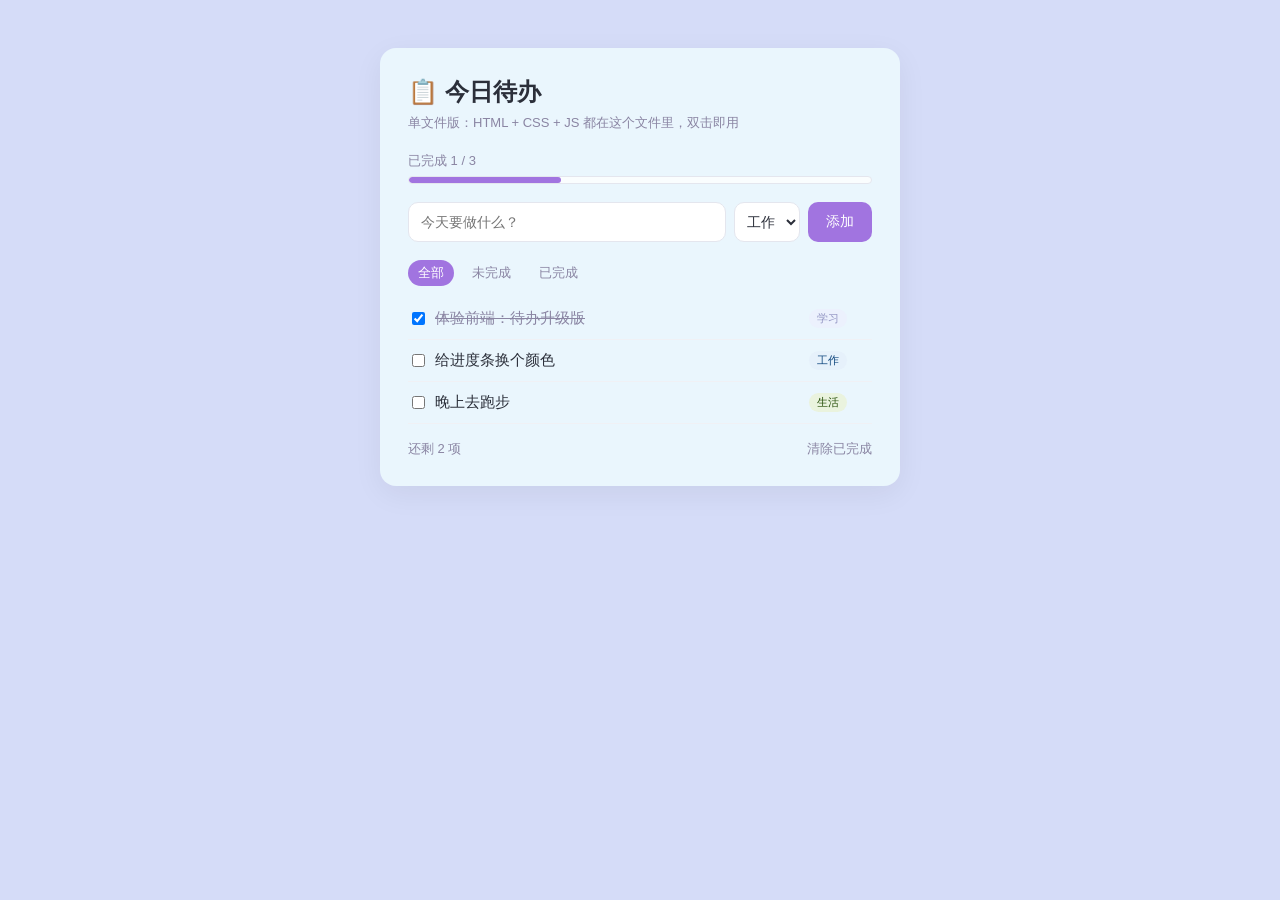
<file: 01-frontend/index.html>
<!DOCTYPE html>
<!--
════════════════════════════════════════════════════════════════
  我的待办清单 · D1 前端体验 demo（教学注释版）
════════════════════════════════════════════════════════════════

  【这个文件怎么读】前端 = 三件事，全在这一个文件里：
    ① HTML（骨架）：页面有哪些元素——输入框、按钮、列表
    ② CSS（皮肤）：元素长什么样——颜色、大小、间距、动画
    ③ JS（肌肉）：元素怎么动——点按钮发生什么、数据怎么变

  【前端最核心的心智模型】
    数据（todos 数组）→ render() → 界面
    你只负责改数据，画面自动重画。"界面是数据的函数"。

  【怎么跑】双击文件用浏览器打开就行，不需要任何安装。
     想改颜色：搜 :root，改 --accent 一个值，全局生效。
     看不懂的词：查《名词表.md》。
════════════════════════════════════════════════════════════════
-->
<html lang="zh-CN">
<head>
  <meta charset="UTF-8">
  <!-- viewport：让页面在手机上按设备宽度显示，不然手机默认按桌面宽度渲染再缩小，字会巨小 -->
  <meta name="viewport" content="width=device-width, initial-scale=1.0">
  <title>我的待办清单</title>
  <style>
    /* ==================== CSS 部分：负责"皮肤" ==================== */
    /* 主题变量：改这里就能换整站配色 —— 但变量名是语义契约：
       muted = 需要弱化的文字，danger = 警示/悬停色；改之前先搜 var(--x) 看它管着哪些元素 */
    /* :root 是"根选择器"，写在它里面的变量全局可用。
       var(--accent) 就是"引用 accent 这个值"——颜色只定义一次，到处引用 */
    :root {
      --accent: #a174e0;   /* 主题色：按钮、进度条、聚焦边框都用它 */
      --bg: #d5dcf8;       /* 页面背景色 */
      --card: #eaf6fd;     /* 卡片背景色 */
      --text: #2b2f3a;     /* 正文文字色 */
      --muted: #8a85a3;    /* 弱化文字色（次要信息） */
      --danger: #e8a33d;   /* 悬停警示色（删除按钮） */
    }

    /* * 是通配符：选中页面上所有元素。
       box-sizing: border-box 让 width 包含 padding 和边框——
       不加这句，加内边距会把盒子"撑胖"，布局计算反人类 */
    * { box-sizing: border-box; margin: 0; padding: 0; }

    body {
      font-family: -apple-system, "PingFang SC", "Microsoft YaHei", sans-serif;
      /* 字体栈：按顺序找，mac 用苹方，Windows 用微软雅黑，都没有用系统默认 */
      background: var(--bg);
      color: var(--text);
      /* flex 布局 + 水平居中：让 .app 卡片待在屏幕中间。
         display:flex 让 body 变成"弹性容器"，justify-content 管主轴（横向）对齐 */
      display: flex;
      justify-content: center;
      padding: 48px 16px;   /* 上下 48 左右 16：手机上不贴边 */
    }

    .app {
      width: 100%;
      max-width: 520px;     /* 宽屏上不无限拉宽，最大 520px */
      background: var(--card);
      border-radius: 16px;  /* 圆角：现代 UI 的标志 */
      padding: 28px;
      box-shadow: 0 8px 30px rgba(0, 0, 0, .06);   /* 阴影：让卡片"浮"起来，很淡不抢戏 */
    }

    h1 { font-size: 24px; }
    .subtitle { color: var(--muted); font-size: 13px; margin: 6px 0 20px; }

    /* ===== 新增：完成度进度条 =====
       条本身只有一个会变的值：width。百分比是 JS 算好塞进来的——
       进度不是"画"出来的，是"算"出来的 */
    .progress-wrap { margin: 0 0 18px; }
    .progress-text { font-size: 13px; color: var(--muted); margin-bottom: 6px; }
    .progress-bar {
      height: 8px;
      background: rgba(255, 255, 255, .75);   /* rgba 的 a 是透明度，.75 = 75% 不透明 */
      border: 1px solid #e4e6ee;
      border-radius: 999px;   /* 超大圆角 = 胶囊形，999px 是取巧写法 */
      overflow: hidden;       /* 超出部分裁掉：让里面的 fill 乖乖待在圆角里 */
    }
    .progress-fill {
      height: 100%;           /* 高度撑满父容器 */
      width: 0;               /* 初始 0，JS 会动态改这个值 */
      background: var(--accent);
      border-radius: 999px;
      transition: width .35s ease;   /* 过渡动画：width 变化时用 0.35 秒平滑过渡，而不是瞬变 */
    }

    /* 输入区用 flex 横向排列：输入框占满剩余空间 */
    .todo-form { display: flex; gap: 8px; }   /* gap：子元素之间的间距，比 margin 更好用 */
    .todo-form input {
      flex: 1;                /* flex:1 = 占据所有剩余空间（输入框拉长，别人不变） */
      border: 1.5px solid #e4e6ee;
      border-radius: 10px;
      padding: 10px 12px;
      font-size: 14px;
      outline: none;          /* 去掉默认聚焦蓝框，改用下面 :focus 的边框变色提示 */
    }
    /* 新增：分类下拉框，样式跟着输入框走，但不占满空间 */
    .todo-form select {
      border: 1.5px solid #e4e6ee;
      border-radius: 10px;
      padding: 10px 8px;
      font-size: 14px;
      background: #fff;
      color: var(--text);
      cursor: pointer;        /* 鼠标移上去变小手：告诉用户"这可点" */
      outline: none;
    }
    .todo-form input:focus,
    .todo-form select:focus { border-color: var(--accent); }   /* :focus = 获得焦点时的状态 */
    .todo-form button {
      background: var(--accent);
      color: #fff;
      border: none;
      border-radius: 10px;
      padding: 10px 18px;
      font-size: 14px;
      cursor: pointer;
    }
    .todo-form button:hover { opacity: .9; }   /* :hover = 鼠标悬停时 */

    .filters { display: flex; gap: 8px; margin: 18px 0 12px; }
    .filter {
      border: none;
      background: transparent;
      color: var(--muted);
      font-size: 13px;
      padding: 4px 10px;
      border-radius: 999px;
      cursor: pointer;
    }
    .filter.active { background: var(--accent); color: #fff; }   /* .active 是当前选中的过滤条件 */

    .todo-list { list-style: none; }   /* 去掉 ul 默认的小圆点 */
    .todo-item {
      display: flex;               /* 每一行内部也是 flex：勾选框/文字/徽标/删除 横向排 */
      align-items: center;         /* 垂直方向居中 */
      gap: 10px;
      padding: 10px 4px;
      border-bottom: 1px solid #f0f1f5;   /* 行与行之间的分隔线 */
    }
    .todo-item .todo-text { flex: 1; font-size: 15px; }

    /* ===== 新增：分类徽标 =====
       注意：颜色不写死在这条 CSS 里，而是 JS 按数据查 CAT_STYLE 表
       生成 style 属性——想换配色，改 JS 里那一张表就够了 */
    .badge {
      flex-shrink: 0;              /* 不许被压缩：空间不够时保它的大小 */
      font-size: 11px;
      line-height: 1;
      padding: 4px 8px;
      border-radius: 999px;
    }
    .todo-item.done .badge { opacity: .5; }   /* 完成的待办，徽标变淡——一个类名控制一组样式 */

    /* 编辑态：正在编辑的那一行，文字换成输入框 */
    .edit-input {
      flex: 1;
      font-family: inherit;        /* input 默认不继承字体，这行让它跟页面一致 */
      font-size: 15px;
      border: 1.5px solid var(--accent);
      border-radius: 6px;
      padding: 4px 8px;
      outline: none;
    }
    /* 完成态：文字划线 + 变灰。注意选择器 .todo-item.done——"同时有两个类"的元素 */
    .todo-item.done .todo-text { text-decoration: line-through; color: var(--muted); }
    .todo-item .delete {
      border: none;
      background: transparent;
      color: var(--muted);
      font-size: 18px;
      cursor: pointer;
      visibility: hidden;          /* 默认隐藏，鼠标悬停整行时才出现——减少视觉噪音 */
    }
    .todo-item:hover .delete { visibility: visible; color: var(--danger); }

    /* 新增：空状态提示 */
    .empty-tip { color: var(--muted); font-size: 13px; padding: 14px 4px; }

    .todo-footer {
      display: flex;
      justify-content: space-between;   /* 两端对齐：左边计数，右边按钮 */
      align-items: center;
      margin-top: 16px;
      font-size: 13px;
      color: var(--muted);
    }
    .todo-footer button {
      border: none;
      background: transparent;
      color: var(--muted);
      cursor: pointer;
      font-size: 13px;
    }
    .todo-footer button:hover { color: var(--danger); }
  </style>
</head>
<body>
  <!-- ==================== HTML 部分：负责"骨架" ==================== -->
  <!-- HTML 只用记三类标签：容器（div/main/section）、内容（h1/p/span）、
       控件（input/button/select）。每个标签是一个"元素节点"，JS 靠 id 找到它们 -->
  <main class="app">
    <h1>📋 今日待办</h1>
    <p class="subtitle">单文件版：HTML + CSS + JS 都在这个文件里，双击即用</p>

    <!-- 新增：完成度进度条。文字和条的宽度都由 JS 填充 -->
    <div class="progress-wrap">
      <div class="progress-text" id="progress-text">已完成 0 / 0</div>
      <div class="progress-bar"><div class="progress-fill" id="progress-fill"></div></div>
    </div>

    <!-- 输入区：一个输入框 + 一个分类下拉 + 一个按钮。
         form 的好处：输入框里按回车自动触发 submit，不用单独绑键盘事件 -->
    <form id="todo-form" class="todo-form">
      <input id="todo-input" type="text" placeholder="今天要做什么？" autocomplete="off">
      <!-- placeholder = 输入框空的时的提示文字；autocomplete="off" 关掉浏览器历史填充 -->
      <select id="todo-cat"></select>   <!-- 下拉框的选项是 JS 生成的，HTML 里故意留空 -->
      <button type="submit">添加</button>   <!-- type="submit" 才会触发表单提交事件 -->
    </form>

    <!-- 过滤条：data-filter 是"自定义数据属性"，JS 靠它知道该按什么过滤 -->
    <div class="filters">
      <button type="button" class="filter active" data-filter="all">全部</button>
      <button type="button" class="filter" data-filter="active">未完成</button>
      <button type="button" class="filter" data-filter="done">已完成</button>
    </div>

    <!-- 列表区：里面的内容由 JS 动态生成 -->
    <ul id="todo-list" class="todo-list"></ul>

    <!-- 底部状态栏 -->
    <footer class="todo-footer">
      <span id="todo-count">还剩 0 项</span>
      <button type="button" id="clear-done">清除已完成</button>
    </footer>
  </main>

  <script>
    // ==================== JS 部分：负责"肌肉" ====================
    // JS 三大件就够用：变量存数据、函数打包逻辑、事件响应用户。

    // 存储封装：有些环境（比如预览面板的 iframe）会禁用 localStorage，
    // 用 try/catch 包住——禁用时页面照常能用，只是刷新后不保存
    // localStorage = 浏览器自带的"小仓库"，关掉页面数据还在，容量约 5MB
    const storage = {
      load() {
        // getItem 取出来的是字符串或 null；'|| []' 保证第一次打开时解析到空数组
        // JSON.parse：把 JSON 字符串变回 JS 数组/对象（仓库 ↔ 货物 的翻译官）
        try { return JSON.parse(localStorage.getItem('todos') || '[]'); }
        catch (e) { return []; }   // 数据损坏时也别崩，当空的处理
      },
      save(data) {
        // JSON.stringify：反向操作，JS 数组 → JSON 字符串
        try { localStorage.setItem('todos', JSON.stringify(data)); } catch (e) {}
      }
    };

    // ===== 新增：分类表——整个 App 只有这一个地方定义分类 =====
    // 加分类 = 在 CATS 里加一行、CAT_STYLE 里加一行，
    // 下拉选项和徽标配色会自动跟上（一处修改，全局生效）
    const CATS = ['工作', '学习', '生活'];
    const CAT_STYLE = {
      '工作': { bg: '#e6f1fb', fg: '#0c447c' },
      '学习': { bg: '#eeedfe', fg: '#3c3489' },
      '生活': { bg: '#eaf3de', fg: '#27500a' },
    };

    // 生成徽标 HTML：颜色按分类查表；表外分类走兜底，数据脏了也不崩
    function badgeHtml(cat) {
      // CAT_STYLE[cat] 查不到就 undefined，|| 兜底用'生活'的配色
      const s = CAT_STYLE[cat] || CAT_STYLE['生活'];
      // 模板字符串（反引号）：里面可以直接用 ${} 插值，比拼字符串清晰一万倍
      return `<span class="badge" style="background:${s.bg};color:${s.fg}">${escapeHtml(cat)}</span>`;
    }

    // ===== 数据层 =====
    // let vs const：会变的用 let，不变的用 const——好习惯，能防手滑改错
    let todos = storage.load();
    if (todos.length === 0) {
      // 首次打开放三条示例：进度条和分类徽标一打开就能看到效果
      todos = [
        { id: 1, text: '体验前端：待办升级版', done: true,  cat: '学习' },
        { id: 2, text: '给进度条换个颜色',     done: false, cat: '工作' },
        { id: 3, text: '晚上去跑步',           done: false, cat: '生活' },
      ];
    }
    // forEach：对数组每个元素执行一遍。旧数据没有 cat 字段，自动补默认分类——兼容旧数据
    todos.forEach(t => { if (!t.cat) t.cat = '生活'; });

    let currentFilter = 'all';   // 当前过滤条件，三个 filter 按钮会改它
    let editingId = null;    // 正在编辑的待办 id；null = 当前没有在编辑的
    let cancelEdit = false;  // ESC 标志位：告诉 blur 处理器"这次别保存"

    // ===== 渲染层：数据 -> 界面。数据每变一次，整个列表重画一次 =====
    // 核心心智模型：你只负责改数据，画面交给 render()
    function render() {
      // getElementById：靠 id 找到 HTML 里的元素——JS 操作页面的入口
      const list = document.getElementById('todo-list');
      list.innerHTML = '';   // 先清空，再重建——"重画"就是这么粗暴而可靠

      // filter：按当前过滤条件挑出该显示的待办，得到新数组（不改原数组）
      const visible = todos.filter(t => {
        if (currentFilter === 'active') return !t.done;   // 未完成：done 是 false
        if (currentFilter === 'done') return t.done;       // 已完成
        return true;                                        // 全部
      });

      visible.forEach(todo => {
        // createElement：凭空造一个 li 元素（还没挂到页面上）
        const li = document.createElement('li');
        // 三元运算符：条件 ? A : B。done 的加 ' done' 类名，CSS 里有对应样式
        li.className = 'todo-item' + (todo.done ? ' done' : '');

        if (todo.id === editingId) {
          // 编辑态：整行换成 徽标 + 输入框，聚焦并全选旧文字
          li.innerHTML = `${badgeHtml(todo.cat)}<input class="edit-input" value="${escapeHtml(todo.text)}" data-id="${todo.id}">`;
          const input = li.querySelector('.edit-input');   // querySelector：按 CSS 选择器找元素
          input.focus();    // 自动聚焦，省一次点击
          input.select();   // 全选旧文字，直接打字就替换
          // blur = 失去焦点（点了别处）。失焦 = 保存（除非刚按了 ESC）。
          // render 每次重建 DOM，所以直接给这个 input 挂监听——旧的监听随旧元素一起被丢弃
          input.addEventListener('blur', () => {
            if (cancelEdit) { cancelEdit = false; editingId = null; render(); return; }
            saveEdit(input);
          });
        } else {
          // 展示态：双击文字进入编辑（title 是给用户的提示）
          li.innerHTML = `
            <input type="checkbox" ${todo.done ? 'checked' : ''} data-id="${todo.id}">
            <span class="todo-text" data-id="${todo.id}" title="双击编辑">${escapeHtml(todo.text)}</span>
            ${badgeHtml(todo.cat)}
            <button type="button" class="delete" data-id="${todo.id}">×</button>
          `;
        }
        // appendChild：把造好的 li 真正挂到页面上——不挂上去，页面永远看不到
        list.appendChild(li);
      });

      // 空状态：列表为空时给一句提示，而不是一片空白
      if (visible.length === 0) {
        const tip = document.createElement('li');
        tip.className = 'empty-tip';
        // textContent 直接设文字（不走 HTML 解析，更安全）
        tip.textContent = todos.length ? '这个过滤条件下没有待办' : '还没有待办，从上面加一条吧';
        list.appendChild(tip);
      }

      // ===== 新增：进度条——算出来的，不是画出来的 =====
      // done 数量 ÷ 总数 = 宽度百分比。记住这个句式：界面是数据的函数
      const total = todos.length;
      const doneCount = todos.filter(t => t.done).length;   // filter + length = 数数
      const pct = total ? Math.round(doneCount / total * 100) : 0;   // Math.round 四舍五入
      document.getElementById('progress-text').textContent =
        total ? `已完成 ${doneCount} / ${total}` : '还没有待办';
      // style.width 直接改 CSS——程序控制样式的标准入口
      document.getElementById('progress-fill').style.width = pct + '%';

      const left = todos.filter(t => !t.done).length;
      document.getElementById('todo-count').textContent = `还剩 ${left} 项`;

      storage.save(todos);   // 每次渲染完顺手存盘——数据不丢
    }

    // 保存编辑：把输入框的值写回 data，然后重画。空文本 = 保留原值（产品决策，可改）
    function saveEdit(input) {
      // find：按条件找第一个匹配的元素，找不到返回 undefined
      const todo = todos.find(t => t.id === editingId);
      if (!todo) return;                    // editingId 已清空时的兜底
      const text = input.value.trim();      // trim 去掉首尾空格
      if (text) todo.text = text;           // 空文本不保存，保留原值
      editingId = null;
      render();
    }

    // 转义用户输入，防止把待办文字写成 HTML 标签执行（安全好习惯）
    // 原理：把 < > & " ' 换成对应的 HTML 实体，浏览器就不再当它们是指令
    function escapeHtml(s) {
      return s.replace(/[&<>"']/g, c =>
        ({ '&': '&amp;', '<': '&lt;', '>': '&gt;', '"': '&quot;', "'": '&#39;' }[c]));
    }

    // ===== 事件层：界面 -> 数据。每个操作最终都是改 todos 或 editingId =====

    // 分类下拉的选项由 CATS 生成——加分类不用动 HTML
    const catSelect = document.getElementById('todo-cat');
    CATS.forEach(cat => {
      const opt = document.createElement('option');
      opt.value = cat;
      opt.textContent = cat;
      catSelect.appendChild(opt);
    });

    // 添加：表单提交（回车和点按钮都算提交），连分类一起读出来
    document.getElementById('todo-form').addEventListener('submit', e => {
      // preventDefault：阻止表单默认行为（跳转刷新页面）——SPA 式交互的第一课
      e.preventDefault();
      const input = document.getElementById('todo-input');
      const text = input.value.trim();
      if (!text) return;   // 空输入直接不理
      // Date.now() 取当前毫秒时间戳当 id——简单可靠的唯一 id 生成法
      todos.push({ id: Date.now(), text, done: false, cat: catSelect.value });
      input.value = '';
      render();
    });

    // 勾选 / 删除：事件委托——整个列表只挂一个监听，靠 data-id 找到是哪一条
    // 为什么不给每个 li 挂监听？因为 render() 每次重建 DOM，挂了也会丢。
    // 挂父容器：新加的子元素自动"继承"这个监听——前端经典套路
    document.getElementById('todo-list').addEventListener('click', e => {
      const id = Number(e.target.dataset.id);   // e.target = 实际被点的元素；dataset 读自定义属性
      if (e.target.type === 'checkbox') {
        const todo = todos.find(t => t.id === id);
        if (todo) { todo.done = !todo.done; render(); }   // 取反切换完成状态
      } else if (e.target.classList.contains('delete')) {   // classList：类名的增删查
        // filter 反向用：留下 id 不相等的 = 删掉那一条
        todos = todos.filter(t => t.id !== id);
        render();
      }
    });

    // 双击文字 -> 进入编辑态（和 click 搭同一趟委托车）
    document.getElementById('todo-list').addEventListener('dblclick', e => {
      if (e.target.classList.contains('todo-text')) {
        editingId = Number(e.target.dataset.id);
        render();
      }
    });

    // 编辑中的键盘：回车保存，ESC 取消（借 blur 走取消流程）
    document.getElementById('todo-list').addEventListener('keydown', e => {
      if (!e.target.classList.contains('edit-input')) return;
      if (e.key === 'Enter') { e.preventDefault(); saveEdit(e.target); }
      if (e.key === 'Escape') { cancelEdit = true; e.target.blur(); }
      // 注意 keydown 也挂在 todo-list 上（委托）：blur 会触发 input 上那个监听，cancelEdit 在那接应
    });

    // 过滤
    document.querySelectorAll('.filter').forEach(btn => {
      btn.addEventListener('click', () => {
        // 先所有人下岗，再给点中的上岗——单选按钮的标准实现
        document.querySelectorAll('.filter').forEach(b => b.classList.remove('active'));
        btn.classList.add('active');
        currentFilter = btn.dataset.filter;
        render();
      });
    });

    // 清除已完成
    document.getElementById('clear-done').addEventListener('click', () => {
      todos = todos.filter(t => !t.done);
      render();
    });

    render(); // 首次渲染：页面一打开就把已有待办画出来
  </script>
</body>
</html>
</file>
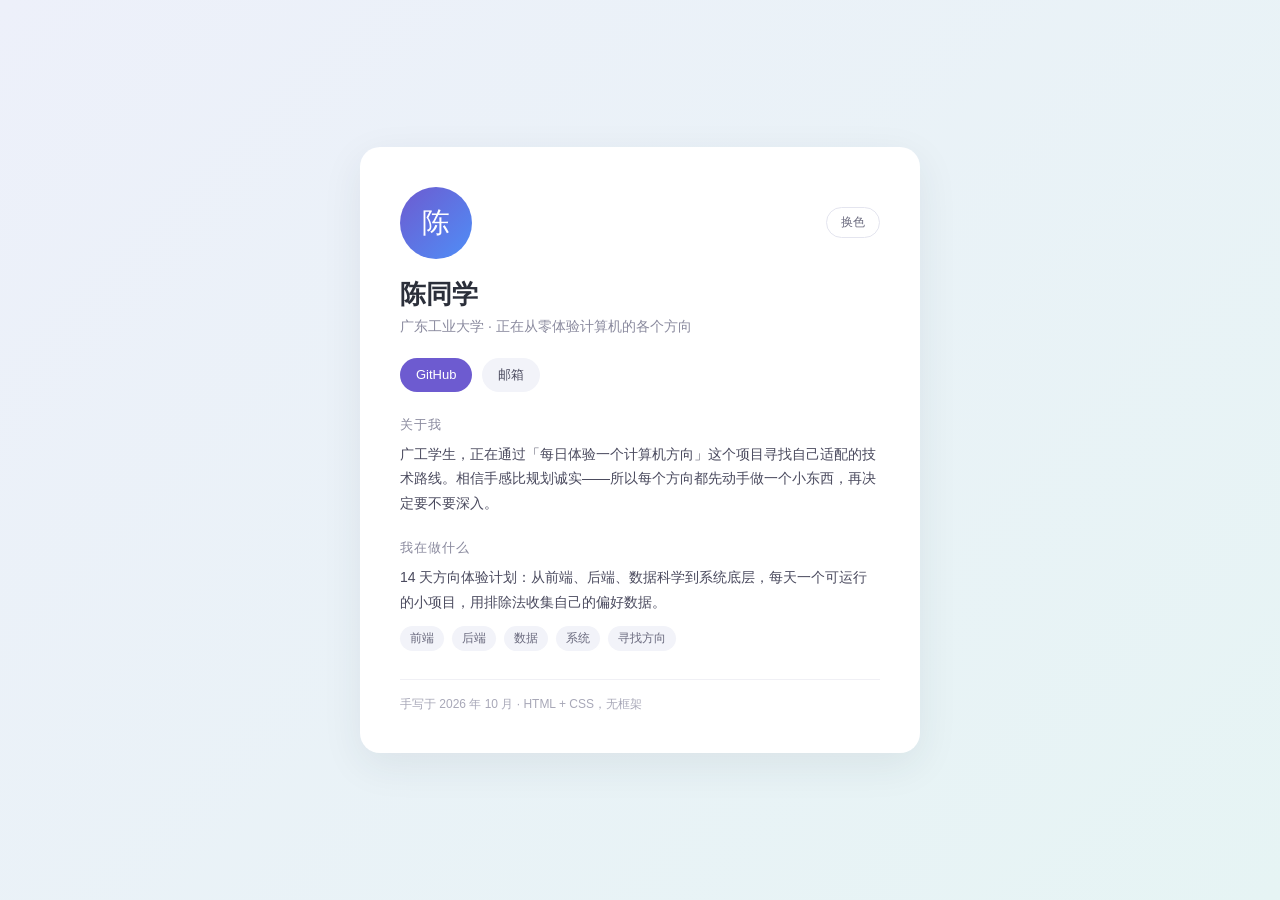
<file: 01-frontend/card/index.html>
<!DOCTYPE html>
<html lang="zh-CN">
<head>
  <meta charset="UTF-8">
  <meta name="viewport" content="width=device-width, initial-scale=1.0">
  <title>陈同学 · 个人主页</title>
  <style>
    /* ==================== CSS 部分 ==================== */
    /* 主题变量：换 accent 一个值，头像渐变、链接悬停、主题按钮一起变 */
    :root {
      --accent: #6d5bd0;
      --text: #2b2f3a;
      --muted: #8a8a9e;
    }

    * { box-sizing: border-box; margin: 0; padding: 0; }

    body {
      /* 居中三行咒语：min-height 撑满一屏 + flex 两个方向都居中。
         以后每个落地页都用它，可以直接背下来 */
      min-height: 100vh;
      display: flex;
      justify-content: center;
      align-items: center;
      padding: 32px 16px;

      font-family: -apple-system, "PingFang SC", "Microsoft YaHei", sans-serif;
      color: var(--text);
      /* 渐变：个人页的"设计感"一半靠它。两个颜色相近一点就不会俗 */
      background: linear-gradient(135deg, #edf0fa 0%, #e6f4f4 100%);
    }

    .card {
      width: 100%;
      max-width: 560px;
      background: #fff;
      border-radius: 20px;
      padding: 40px;
      box-shadow: 0 12px 40px rgba(43, 47, 58, .08);
    }

    /* 顶行：头像在左，换色按钮在右 */
    .top-row {
      display: flex;
      justify-content: space-between;
      align-items: center;
    }

    .avatar {
      width: 72px;
      height: 72px;
      border-radius: 50%;
      display: flex;
      justify-content: center;
      align-items: center;
      font-size: 28px;
      font-weight: 500;
      color: #fff;
      /* 渐变借用了 accent：换主题色时头像会一起变 */
      background: linear-gradient(135deg, var(--accent), #4f8ef7);
    }

    .theme-btn {
      border: 1px solid #e4e5ef;
      background: #fff;
      border-radius: 999px;
      padding: 6px 14px;
      font-size: 12px;
      color: #6a6a7e;
      cursor: pointer;
      transition: border-color .2s, color .2s;
    }
    .theme-btn:hover { border-color: var(--accent); color: var(--accent); }

    /* 语义化标签 header：页面头部信息（名字 + 签名） */
    header h1 {
      /* 字体搭配：无衬线正文 + 衬线大标题，最省事的"不像默认"技巧 */
      font-family: Georgia, "Times New Roman", "Songti SC", "SimSun", serif;
      font-size: 26px;
      margin: 18px 0 6px;
    }
    .tagline { color: var(--muted); font-size: 14px; }

    /* 语义化标签 nav：导航链接区 */
    .links { display: flex; flex-wrap: wrap; gap: 10px; margin: 22px 0 6px; }
    .links a {
      display: inline-flex;
      align-items: center;
      padding: 8px 16px;
      border-radius: 999px;
      background: #f2f3f9;
      color: #4a4a5e;
      font-size: 13px;
      text-decoration: none;
      transition: background .2s, color .2s;
    }
    .links a:hover { background: var(--accent); color: #fff; }
    .links a.primary { background: var(--accent); color: #fff; }

    /* 语义化标签 section：一段独立的内容 */
    .about { margin-top: 24px; }
    .about h2 {
      font-size: 13px;
      font-weight: 500;
      letter-spacing: .08em;
      color: var(--muted);
      margin-bottom: 8px;
    }
    .about p { font-size: 14px; line-height: 1.75; color: #4a4a5e; }

    .tags { display: flex; flex-wrap: wrap; gap: 8px; margin-top: 12px; }
    .tag {
      font-size: 12px;
      padding: 4px 10px;
      border-radius: 999px;
      background: #f2f3f9;
      color: #6a6a7e;
    }

    /* 语义化标签 footer：页脚 */
    footer {
      margin-top: 28px;
      padding-top: 16px;
      border-top: 1px solid #f0f0f5;
      font-size: 12px;
      color: #a8a8b8;
    }

    @media (max-width: 480px) {
      .card { padding: 28px 22px; }
    }
  </style>
</head>
<body>
  <!-- ==================== HTML 部分 ==================== -->
  <!-- 注意这里没有一堆 div：header / nav / section / footer 各自表明"这块是什么"，
       这就是语义化——浏览器、读屏软件、搜索引擎都靠它理解页面 -->
  <main class="card">
    <div class="top-row">
      <div class="avatar">陈</div>
      <button type="button" id="theme-btn" class="theme-btn">换色</button>
    </div>

    <header>
      <h1>陈同学</h1>
      <p class="tagline">广东工业大学 · 正在从零体验计算机的各个方向</p>
    </header>

    <nav class="links">
      <a class="primary" href="https://github.com/cry-88" target="_blank" rel="noopener">GitHub</a>
      <!-- 换成你的邮箱：href="mailto:you@example.com" -->
      <a href="#">邮箱</a>
      <!-- 想加链接就复制一行 <a>，比如博客、B站、知乎 -->
    </nav>

    <section class="about">
      <h2>关于我</h2>
      <!-- 这段是示例，换成你自己的话：你是谁、在学什么、对什么好奇。两三句就够 -->
      <p>广工学生，正在通过「每日体验一个计算机方向」这个项目寻找自己适配的技术路线。相信手感比规划诚实——所以每个方向都先动手做一个小东西，再决定要不要深入。</p>
    </section>

    <section class="about">
      <h2>我在做什么</h2>
      <p>14 天方向体验计划：从前端、后端、数据科学到系统底层，每天一个可运行的小项目，用排除法收集自己的偏好数据。</p>
      <div class="tags">
        <span class="tag">前端</span>
        <span class="tag">后端</span>
        <span class="tag">数据</span>
        <span class="tag">系统</span>
        <span class="tag">寻找方向</span>
      </div>
    </section>

    <footer>手写于 2026 年 10 月 · HTML + CSS，无框架</footer>
  </main>

  <script>
    // ==================== JS 部分（全部只有这几行）====================
    // 换色 = 改 :root 里的 --accent 一个变量值。
    // 头像渐变、链接悬停色都会跟着变——"改一行，全局生效"，D1 学过的那招
    let light = true;
    document.getElementById('theme-btn').addEventListener('click', () => {
      light = !light;
      document.documentElement.style.setProperty('--accent', light ? '#6d5bd0' : '#0f8a6d');
    });
  </script>
</body>
</html>
</file>
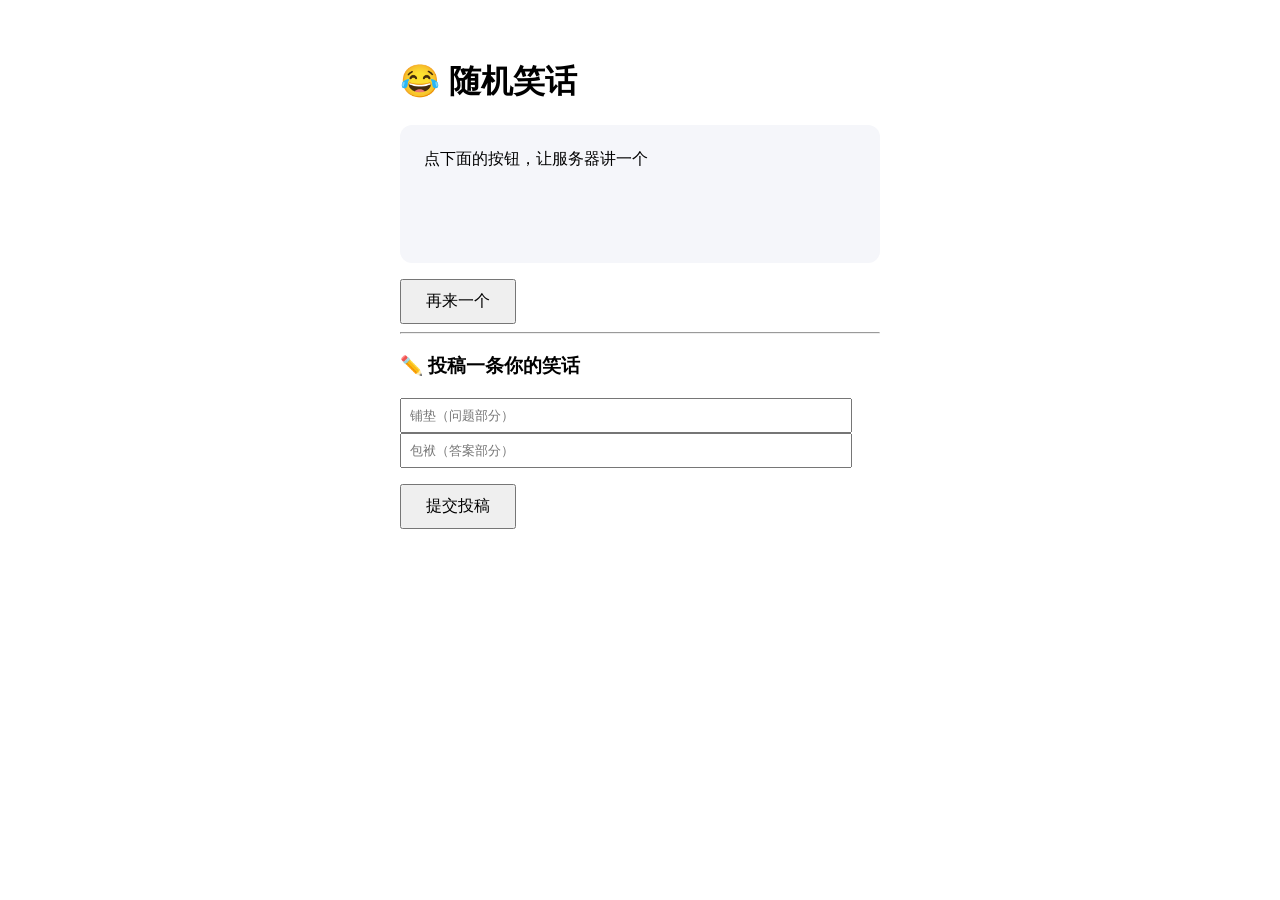
<file: 02-backend/client.html>
<!DOCTYPE html>
<!--
════════════════════════════════════════════════════════════════
  笑话播放器 · D2 后端 demo 的前端页面（教学注释版）
════════════════════════════════════════════════════════════════

  【这个页面是干嘛的】它就是 D1 那种纯前端页面——HTML + CSS + JS。
   唯一的新东西：JS 用 fetch() 跟服务器要数据 / 送数据。
   【它和后端怎么配合】这个页面负责"显示"，app.py 负责"数据"。
   浏览器按 /play 拿到本页面，页面里的 fetch 再调 /api/joke/random 等接口。
   【怎么跑】先启动服务器（app.py），再访问 http://localhost:5050/play
════════════════════════════════════════════════════════════════
-->
<html lang="zh-CN">
<head>
<meta charset="UTF-8">
<title>笑话播放器</title>
<style>
  /* ==================== CSS：皮肤，从简 ==================== */
  /* max-width + margin: auto：经典的水平居中咒语（块级元素版） */
  body { font-family: "Microsoft YaHei", sans-serif; max-width: 480px; margin: 60px auto; padding: 0 16px; }
  /* #joke 用 id 选择器（#号开头）：整个页面唯一的笑话卡片 */
  #joke { background: #f5f6fa; border-radius: 12px; padding: 24px; min-height: 90px; }
  .setup { font-weight: bold; }                 /* 铺垫加粗 */
  .punchline { color: #4f6ef7; margin-top: 10px; }   /* 包袱用主题蓝 */
  button { margin-top: 16px; padding: 10px 24px; font-size: 16px; cursor: pointer; }
  input { width: 90%; padding: 8px; }
  #msg { margin-left: 10px; color: #2da44e; }   /* 投稿结果的提示文字 */
</style>
</head>
<body>
  <!-- ==================== HTML：骨架 ==================== -->
  <h1>😂 随机笑话</h1>
  <!-- 这句话只是占位，页面打开后立刻被 fetch 到的真笑话替换掉 -->
  <div id="joke">点下面的按钮，让服务器讲一个</div>
  <!-- onclick="getJoke()"：点击时调用 JS 里的 getJoke 函数（最简单的事件绑定写法） -->
  <button onclick="getJoke()">再来一个</button>

  <hr>   <!-- 分隔线：上面"要笑话"，下面"投稿笑话" -->
  <h3>✏️ 投稿一条你的笑话</h3>
  <input id="setup" placeholder="铺垫（问题部分）">
  <input id="punchline" placeholder="包袱（答案部分）">
  <button onclick="addJoke()">提交投稿</button>
  <span id="msg"></span>

<script>
// ==================== JS：肌肉 ====================
// 这个页面就是 D1 你写过的那种 HTML/JS。
// 它只干一件事：向服务器要数据，然后把数据显示出来。
// 和后端交互的全部魔法，就是 fetch 这一个函数。

// async function = 异步函数：里面可以用 await "等"网络结果。
// 为什么需要异步？网络请求要等几十毫秒到几秒，等待期间不能卡死页面——
// async/await 就是"排队时你可以刷手机，到了叫你"的写法
async function getJoke() {
  // fetch = 浏览器向服务器发一个请求，等它把数据运回来。
  // await 的意思是：等这一步完成再往下走（读代码时可以当成"同步的一步"）
  const res = await fetch("/api/joke/random");
  // res 是"响应对象"，里面的身体还是 JSON 文本；
  // res.json() 把它解析成 JS 对象——这一步也要 await（解析是异步的）
  const joke = await res.json();
  // innerHTML 把 HTML 字符串塞进元素；模板字符串插值，比拼字符串清晰
  document.getElementById("joke").innerHTML =
    `<div class="setup">${joke.setup}</div><div class="punchline">${joke.punchline}</div>`;
}

// 投稿：这次不是"要数据"，是"送数据"给服务器
async function addJoke() {
  // .value 读输入框里用户打的字
  const setup = document.getElementById("setup").value;
  const punchline = document.getElementById("punchline").value;
  // fetch 默认是 GET；送数据必须显式声明三件事：
  const res = await fetch("/api/joke", {
    method: "POST",                                    // 1. 用 POST 方法（GET 数据在网址，POST 数据在身体）
    headers: {"Content-Type": "application/json"},     // 2. 告诉服务器：我送的是 JSON（不然它按表单解析，直接 400）
    body: JSON.stringify({setup, punchline})           // 3. JS 对象 → JSON 字符串，装进"身体"运过去
    // {setup, punchline} 是 ES6 简写：键名和变量名相同时可以只写一个
  });
  // res.ok 是布尔值：状态码 200-299 为 true——一句话判断成败，不用记数字
  const msg = document.getElementById("msg");
  if (res.ok) {
    msg.textContent = "投稿成功！点\"再来一个\"可能就抽到它";
    // 清空输入框，准备下一条
    document.getElementById("setup").value = "";
    document.getElementById("punchline").value = "";
    getJoke();   // 顺手刷新一条——很可能就是你刚投的那条
  } else {
    msg.textContent = "投稿失败：铺垫和包袱都要填";
  }
}
</script>
</body>
</html>
</file>
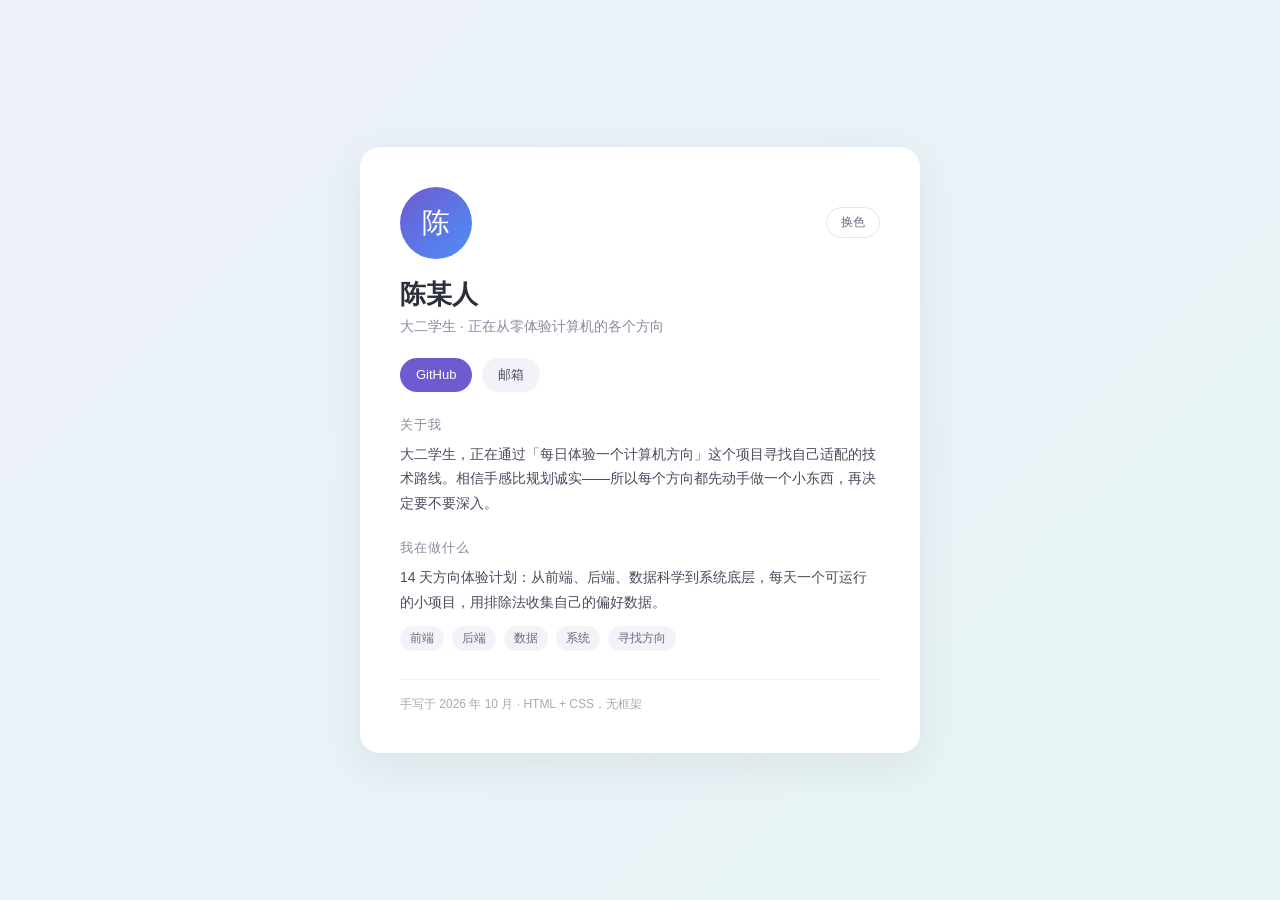
<file: 01-frontend/card/名片页.html>
<!DOCTYPE html>
<!--
════════════════════════════════════════════════════════════════
  个人名片页 · D1 番外作品（教学注释版）
════════════════════════════════════════════════════════════════

  【这个文件是什么】一个极简个人主页：头像 + 名字 + 链接 + 简介。
   纯 HTML + CSS + 几行 JS，没有用任何框架——前端"裸写"长这样。

  【怎么读】骨架（HTML）→ 皮肤（CSS）→ 肌肉（JS），三段往下看。
   【怎么跑】双击用浏览器打开。
   【看不懂的词】查《名词表.md》。

  【设计上的小心思】全页颜色只有一个变量 --accent 在控制：
   换主题 = 改一个值，头像渐变、链接悬停、主题按钮一起变。
   "改一行，全局生效"——这就是 CSS 变量的浪漫。
════════════════════════════════════════════════════════════════
-->
<html lang="zh-CN">
<head>
  <meta charset="UTF-8">
  <meta name="viewport" content="width=device-width, initial-scale=1.0">
  <title>陈某人 · 个人主页</title>
  <style>
    /* ==================== CSS 部分 ==================== */
    /* 主题变量：换 accent 一个值，头像渐变、链接悬停、主题按钮一起变。
       :root 里定义的变量，全页面任何 CSS 规则都能 var() 引用 */
    :root {
      --accent: #6d5bd0;
      --text: #2b2f3a;
      --muted: #8a8a9e;
    }

    * { box-sizing: border-box; margin: 0; padding: 0; }

    body {
      /* 居中三行咒语：min-height 撑满一屏 + flex 两个方向都居中。
         以后每个落地页都用它，可以直接背下来。
         100vh = viewport height（视口高度），vh 是"相对屏幕高度"的单位 */
      min-height: 100vh;
      display: flex;
      justify-content: center;   /* 主轴（横向）居中 */
      align-items: center;       /* 交叉轴（纵向）居中 */
      padding: 32px 16px;

      font-family: -apple-system, "PingFang SC", "Microsoft YaHei", sans-serif;
      color: var(--text);
      /* 渐变：个人页的"设计感"一半靠它。两个颜色相近一点就不会俗。
         linear-gradient(角度, 起点色, 终点色) */
      background: linear-gradient(135deg, #edf0fa 0%, #e6f4f4 100%);
    }

    .card {
      width: 100%;
      max-width: 560px;
      background: #fff;
      border-radius: 20px;
      padding: 40px;
      /* 阴影四件套：x偏移 y偏移 模糊半径 颜色（rgba 末位是透明度） */
      box-shadow: 0 12px 40px rgba(43, 47, 58, .08);
    }

    /* 顶行：头像在左，换色按钮在右。两端对齐靠 space-between */
    .top-row {
      display: flex;
      justify-content: space-between;
      align-items: center;
    }

    .avatar {
      width: 72px;
      height: 72px;
      border-radius: 50%;        /* 50% = 正圆（只要元素是方的） */
      /* 这里 flex 不是排版，是让中间那个"陈"字居中——同一个属性，两种用法 */
      display: flex;
      justify-content: center;
      align-items: center;
      font-size: 28px;
      font-weight: 500;
      color: #fff;
      /* 渐变借用了 accent：换主题色时头像会一起变 */
      background: linear-gradient(135deg, var(--accent), #4f8ef7);
    }

    .theme-btn {
      border: 1px solid #e4e5ef;
      background: #fff;
      border-radius: 999px;      /* 999px 大圆角 = 胶囊形 */
      padding: 6px 14px;
      font-size: 12px;
      color: #6a6a7e;
      cursor: pointer;
      transition: border-color .2s, color .2s;   /* 过渡：颜色变化用 0.2 秒平滑完成 */
    }
    .theme-btn:hover { border-color: var(--accent); color: var(--accent); }

    /* 语义化标签 header：页面头部信息（名字 + 签名） */
    header h1 {
      /* 字体搭配：无衬线正文 + 衬线大标题，最省事的"不像默认"技巧。
         serif = 有衬线（笔画头尾有装饰），sans-serif = 无衬线（简洁现代） */
      font-family: Georgia, "Times New Roman", "Songti SC", "SimSun", serif;
      font-size: 26px;
      margin: 18px 0 6px;
    }
    .tagline { color: var(--muted); font-size: 14px; }

    /* 语义化标签 nav：导航链接区 */
    .links { display: flex; flex-wrap: wrap; gap: 10px; margin: 22px 0 6px; }
    /* flex-wrap: wrap = 一行放不下就换行（手机上必用） */
    .links a {
      display: inline-flex;
      align-items: center;
      padding: 8px 16px;
      border-radius: 999px;
      background: #f2f3f9;
      color: #4a4a5e;
      font-size: 13px;
      text-decoration: none;     /* a 标签默认有下划线，这行去掉 */
      transition: background .2s, color .2s;
    }
    .links a:hover { background: var(--accent); color: #fff; }
    .links a.primary { background: var(--accent); color: #fff; }   /* .primary = 主链接，默认高亮 */

    /* 语义化标签 section：一段独立的内容 */
    .about { margin-top: 24px; }
    .about h2 {
      font-size: 13px;
      font-weight: 500;
      letter-spacing: .08em;     /* 字距拉开一点，小标题更有"呼吸感" */
      color: var(--muted);
      margin-bottom: 8px;
    }
    .about p { font-size: 14px; line-height: 1.75; color: #4a4a5e; }   /* line-height 1.75 行高，长段落更易读 */

    .tags { display: flex; flex-wrap: wrap; gap: 8px; margin-top: 12px; }
    .tag {
      font-size: 12px;
      padding: 4px 10px;
      border-radius: 999px;
      background: #f2f3f9;
      color: #6a6a7e;
    }

    /* 语义化标签 footer：页脚 */
    footer {
      margin-top: 28px;
      padding-top: 16px;
      border-top: 1px solid #f0f0f5;   /* 顶部分隔线 */
      font-size: 12px;
      color: #a8a8b8;
    }

    /* @media = 媒体查询：屏幕窄于 480px 时启用里面的规则——响应式布局的最小形态 */
    @media (max-width: 480px) {
      .card { padding: 28px 22px; }   /* 手机上卡片内边距收一点，省地方 */
    }
  </style>
</head>
<body>
  <!-- ==================== HTML 部分 ==================== -->
  <!-- 注意这里没有一堆 div：header / nav / section / footer 各自表明"这块是什么"，
       这就是语义化——浏览器、读屏软件、搜索引擎都靠它理解页面 -->
  <main class="card">
    <div class="top-row">
      <div class="avatar">陈</div>
      <button type="button" id="theme-btn" class="theme-btn">换色</button>
    </div>

    <!-- header：页面头部——名字 + 一句话签名 -->
    <header>
      <h1>陈某人</h1>
      <p class="tagline">大二学生 · 正在从零体验计算机的各个方向</p>
    </header>

    <!-- nav：导航链接区。target="_blank" 新窗口打开；
         rel="noopener" 安全标配（防新页面拿到你的 window 对象） -->
    <nav class="links">
      <a class="primary" href="https://github.com/cry-88" target="_blank" rel="noopener">GitHub</a>
      <!-- 换成你的邮箱：href="mailto:you@example.com" -->
      <a href="#">邮箱</a>
      <!-- 想加链接就复制一行 <a>，比如博客、B站、知乎 -->
    </nav>

    <!-- section：一段独立内容。用两个 section 把"关于我"和"在做什么"分开 -->
    <section class="about">
      <h2>关于我</h2>
      <!-- 这段是示例，换成你自己的话：你是谁、在学什么、对什么好奇。两三句就够 -->
      <p>大二学生，正在通过「每日体验一个计算机方向」这个项目寻找自己适配的技术路线。相信手感比规划诚实——所以每个方向都先动手做一个小东西，再决定要不要深入。</p>
    </section>

    <section class="about">
      <h2>我在做什么</h2>
      <p>14 天方向体验计划：从前端、后端、数据科学到系统底层，每天一个可运行的小项目，用排除法收集自己的偏好数据。</p>
      <div class="tags">
        <span class="tag">前端</span>
        <span class="tag">后端</span>
        <span class="tag">数据</span>
        <span class="tag">系统</span>
        <span class="tag">寻找方向</span>
      </div>
    </section>

    <footer>手写于 2026 年 10 月 · HTML + CSS，无框架</footer>
  </main>

  <script>
    // ==================== JS 部分（全部只有这几行）====================
    // 换色 = 改 :root 里的 --accent 一个变量值。
    // 头像渐变、链接悬停色都会跟着变——"改一行，全局生效"，D1 学过的那招

    // let light = true 记录当前是浅色还是深色主题（true = 浅色）
    let light = true;

    // addEventListener('click', ...)：给按钮绑一个点击监听——
    // 不直接写 onclick，是因为"一个元素能绑多个监听，互不覆盖"
    document.getElementById('theme-btn').addEventListener('click', () => {
      light = !light;   // ! 取反：true ↔ false 来回切

      // documentElement = <html> 根元素，CSS 变量就定义在它身上（:root）
      // setProperty('--accent', 值)：JS 直接改 CSS 变量——
      // 这是 JS 和 CSS 联动的标准通道，比逐个改元素 style 优雅得多
      document.documentElement.style.setProperty('--accent', light ? '#6d5bd0' : '#0f8a6d');
    });
  </script>
</body>
</html>
</file>
